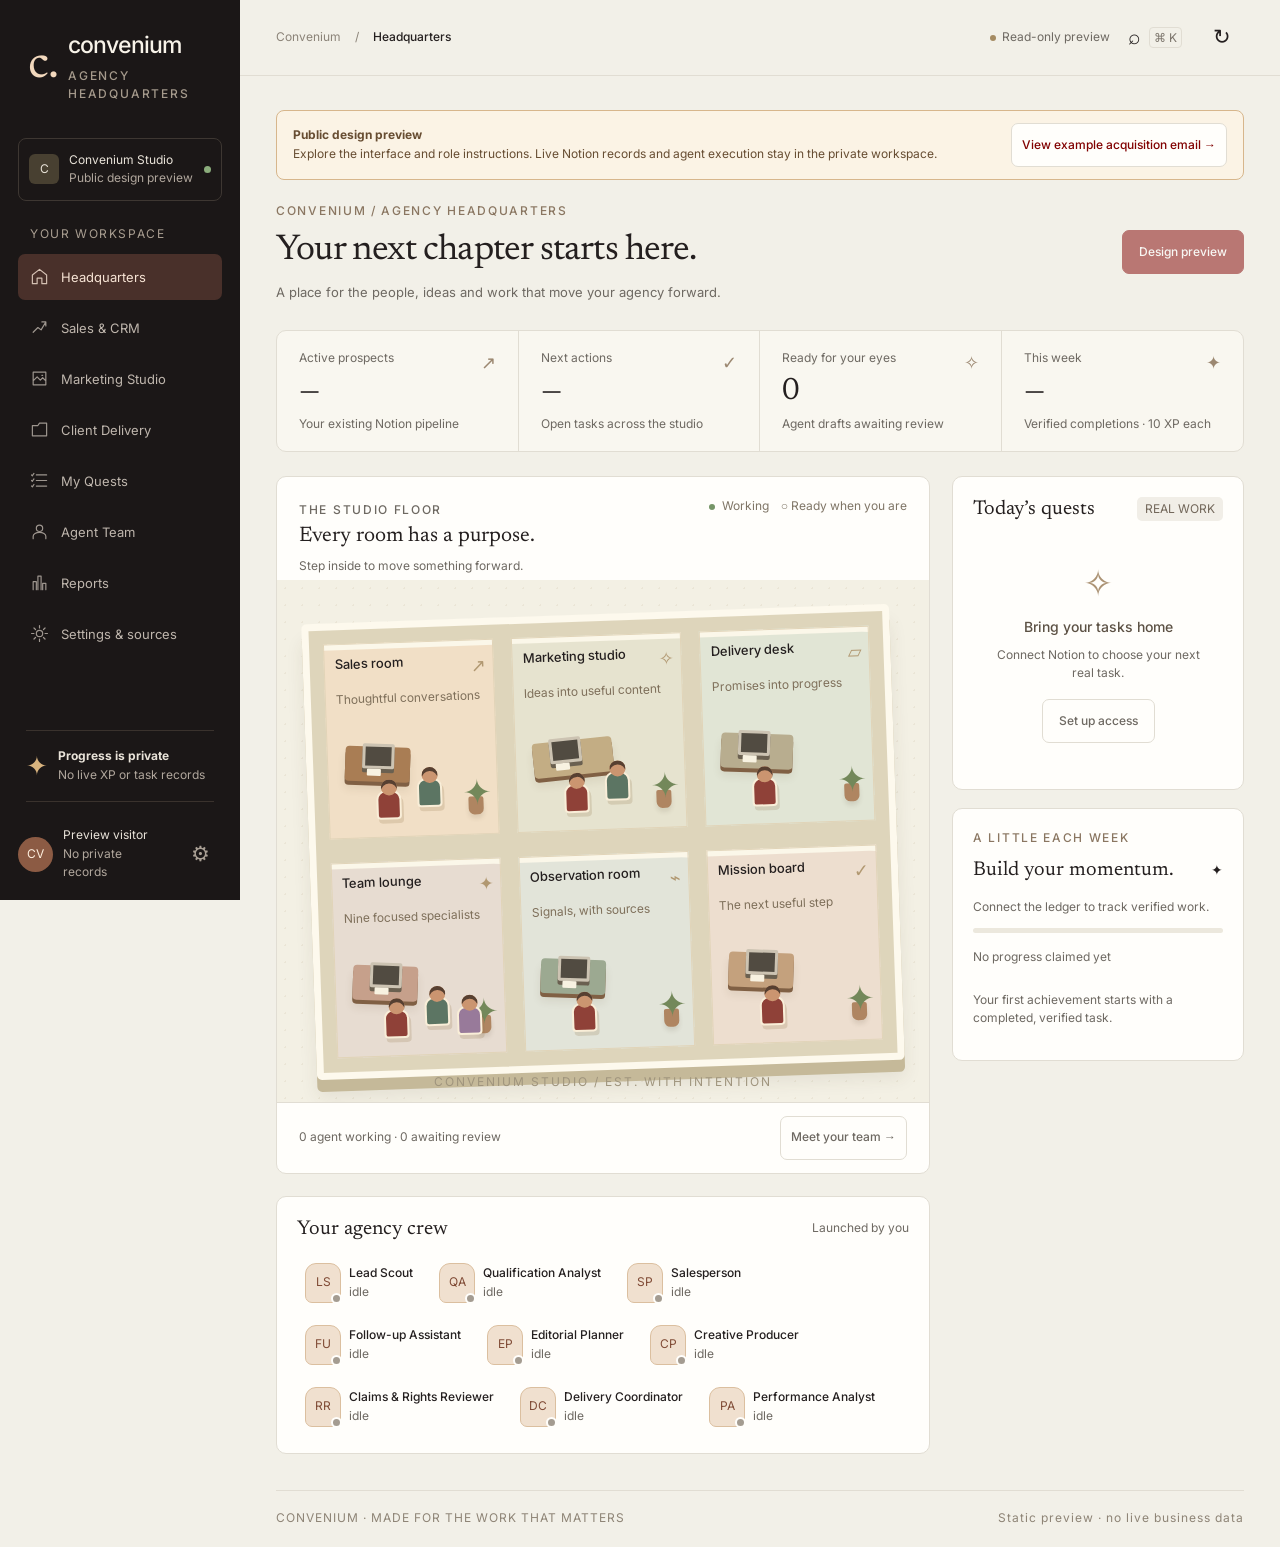
<file: index.html>
<!doctype html>
<html lang="en"><head><meta charset="utf-8"><meta name="viewport" content="width=device-width,initial-scale=1"><meta name="theme-color" content="#f2f0e8"><meta name="robots" content="noindex,nofollow"><link rel="icon" href="./assets/hq-mark.svg"><title>Convenium — Agency HQ</title><link rel="stylesheet" href="./styles.css"></head>
<body><a class="skip" href="#main">Skip to workspace</a><div class="shell"><aside id="sidebar" class="sidebar"><a class="brand" href="#hq"><span class="brand-symbol">c.</span><span>convenium<small>AGENCY HEADQUARTERS</small></span></a><div class="workspace-switch"><span class="workspace-monogram">C</span><div>Convenium Studio<small>Public design preview</small></div><span class="dot"></span></div><p class="nav-label">YOUR WORKSPACE</p><nav id="nav" aria-label="Main navigation"></nav><div class="sidebar-bottom"><div class="level-card"><div class="level-star">✦</div><div><b id="sideLevel">Level —</b><small id="sideXp">Ledger not loaded</small></div></div><div class="sidebar-person"><span class="user-avatar">CV</span><div>Preview visitor<small>No private records</small></div><button data-nav="settings" class="icon-button" aria-label="Open settings">⚙</button></div></div></aside><button id="scrim" class="scrim" aria-label="Close navigation"></button><main id="main" tabindex="-1"><header class="topbar"><div class="breadcrumb"><button id="menu" class="icon-button mobile-only" aria-label="Open navigation" aria-controls="sidebar" aria-expanded="false">☰</button><span>Convenium</span><span>/</span><b id="crumb">Headquarters</b></div><div class="topbar-actions"><span id="connection" class="connection-badge">Checking connections</span><button class="icon-button" id="searchOpen" aria-label="Search workspace" aria-keyshortcuts="Control+K Meta+K">⌕<kbd>⌘ K</kbd></button><button class="icon-button" id="refresh" aria-label="Refresh Notion records">↻</button></div></header><div class="page"><div id="notices" role="status"></div><div class="page-heading"><div><p id="eyebrow" class="eyebrow">CONVENIUM / AGENCY HQ</p><h1 id="title">Your next chapter starts here.</h1><p id="subtitle" class="subtitle">A place for the people, ideas and work that move your agency forward.</p></div><button id="primary" class="button primary">＋ Create a task</button></div><div id="view" aria-live="polite"></div><footer><span>CONVENIUM · MADE FOR THE WORK THAT MATTERS</span><span id="freshness">Notion is the source of truth</span></footer></div></main></div><dialog id="dialog"><div class="dialog-header"><div><p id="dialogKicker" class="eyebrow">WORKSPACE</p><h2 id="dialogTitle"></h2></div><button id="closeDialog" class="icon-button" aria-label="Close dialog">×</button></div><div id="dialogBody"></div></dialog><div id="toast" class="toast" role="status"></div><script src="./preview.js"></script><script src="./app.js" defer></script></body></html>
</file>
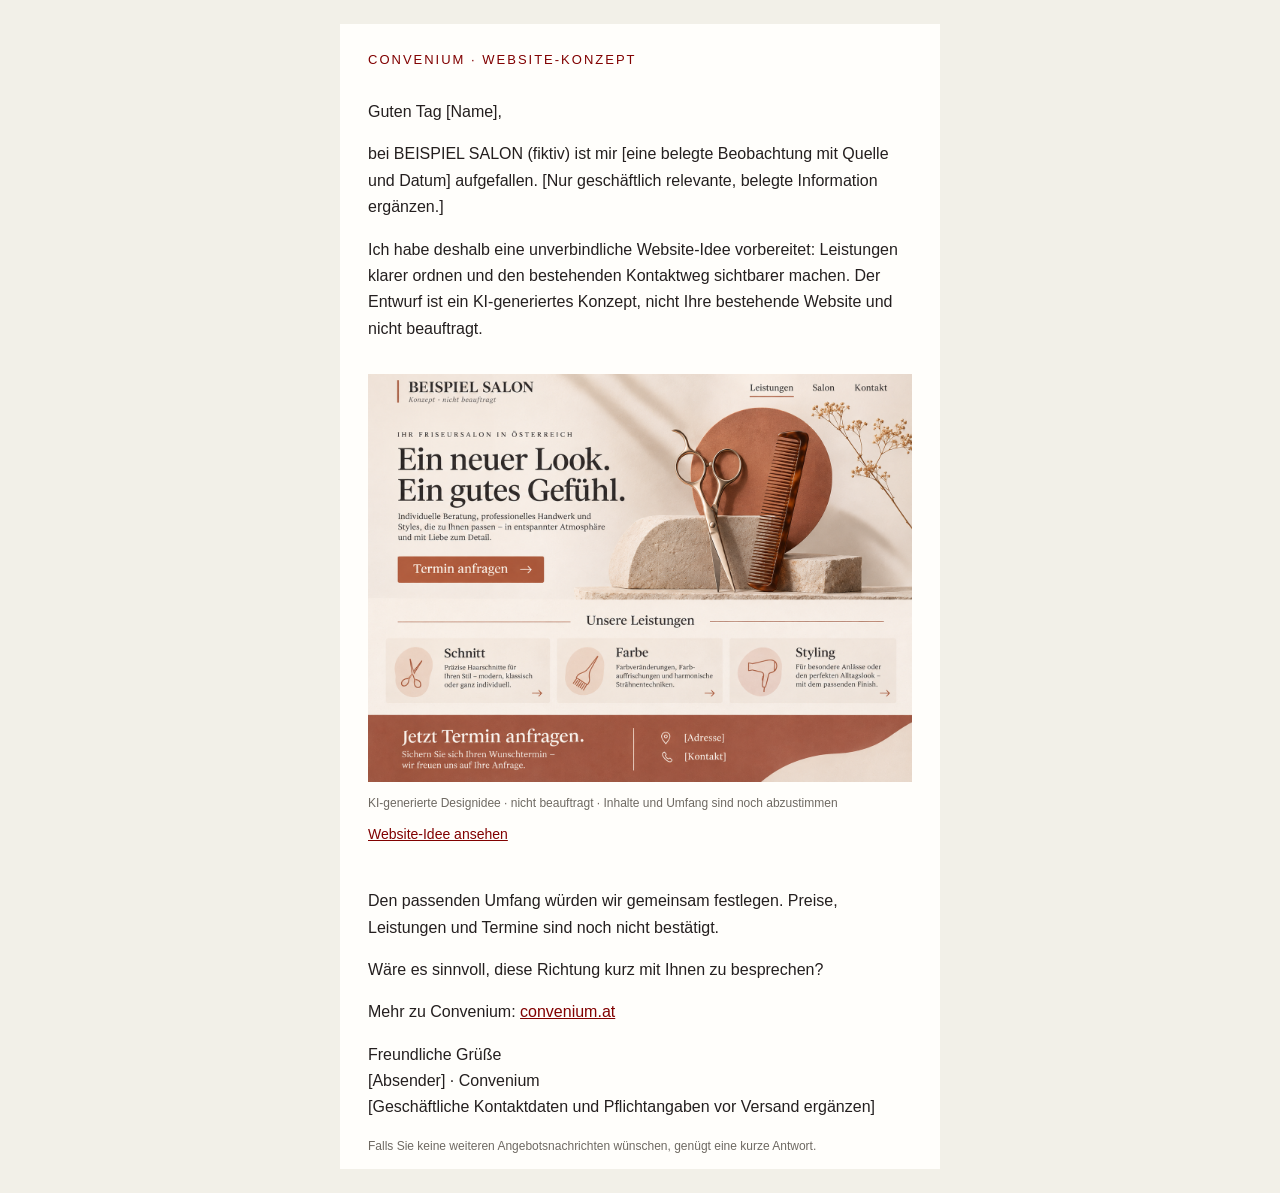
<file: acquisition-kit/email-example.html>
<!doctype html><html lang="de"><head><meta charset="utf-8"><meta name="viewport" content="width=device-width,initial-scale=1"><title>Ein Website-Konzept für BEISPIEL SALON (fiktiv)</title></head><body style="margin:0;background:#f2f0e8;color:#241f1f;font-family:Arial,sans-serif"><div style="display:none;max-height:0;overflow:hidden">Eine konkrete Idee für Ihren bestehenden Anfrageweg.</div><table role="presentation" width="100%" cellspacing="0" cellpadding="0"><tr><td align="center" style="padding:24px 12px"><table role="presentation" width="600" cellspacing="0" cellpadding="0" style="width:100%;max-width:600px;background:#fffefb"><tr><td style="padding:28px 28px 16px;font-size:13px;letter-spacing:2px;color:#810100">CONVENIUM · WEBSITE-KONZEPT</td></tr><tr><td style="padding:0 28px;font-size:16px;line-height:1.65"><p>Guten Tag [Name],</p><p>bei BEISPIEL SALON (fiktiv) ist mir [eine belegte Beobachtung mit Quelle und Datum] aufgefallen. [Nur geschäftlich relevante, belegte Information ergänzen.]</p><p>Ich habe deshalb eine unverbindliche Website-Idee vorbereitet: Leistungen klarer ordnen und den bestehenden Kontaktweg sichtbarer machen. Der Entwurf ist ein KI-generiertes Konzept, nicht Ihre bestehende Website und nicht beauftragt.</p></td></tr><tr><td style="padding:16px 28px"><a href="example-salon-concept.png"><img src="example-salon-concept.png" width="544" alt="Unverbindliches Website-Konzept für BEISPIEL SALON (fiktiv) – Leistungen und Anfrage-Schaltfläche in einem übersichtlichen Layout" style="display:block;width:100%;max-width:544px;height:auto;border:0"></a><p style="font-size:12px;color:#6e6962;line-height:1.5">KI-generierte Designidee · nicht beauftragt · Inhalte und Umfang sind noch abzustimmen</p><p style="font-size:14px"><a href="example-salon-concept.png" style="color:#810100">Website-Idee ansehen</a></p></td></tr><tr><td style="padding:0 28px;font-size:16px;line-height:1.65"><p>Den passenden Umfang würden wir gemeinsam festlegen. Preise, Leistungen und Termine sind noch nicht bestätigt.</p><p>Wäre es sinnvoll, diese Richtung kurz mit Ihnen zu besprechen?</p><p>Mehr zu Convenium: <a href="https://convenium.at/" style="color:#810100">convenium.at</a></p><p>Freundliche Grüße<br>[Absender] · Convenium<br>[Geschäftliche Kontaktdaten und Pflichtangaben vor Versand ergänzen]</p><p style="font-size:12px;color:#6e6962">Falls Sie keine weiteren Angebotsnachrichten wünschen, genügt eine kurze Antwort.</p></td></tr></table></td></tr></table></body></html>
</file>
<file: styles.css>
@font-face{font-family:Inter;src:url('./assets/fonts/inter-regular.woff2')}@font-face{font-family:Inter;src:url('./assets/fonts/inter-medium.woff2');font-weight:500 900}@font-face{font-family:Newsreader;src:url('./assets/fonts/newsreader-regular.woff2')}@font-face{font-family:Newsreader;src:url('./assets/fonts/newsreader-italic.woff2');font-style:italic}
:root{--ground:#f2f0e8;--paper:#fffefb;--ink:#241f1f;--accent:#810100;--line:#e1ddd3;--muted:#6e6962;--green:#476a50;--sidebar:#1b1717;--ease:cubic-bezier(.23,1,.32,1)}*{box-sizing:border-box}body{margin:0;background:var(--ground);color:var(--ink);font:14px/1.55 Inter,Arial,sans-serif}button,input,select,textarea{font:inherit}button,a,input,select,textarea{-webkit-tap-highlight-color:transparent}button{cursor:pointer}button:disabled{cursor:not-allowed;opacity:.5}a{color:var(--accent)}button{color:inherit}button:focus-visible,a:focus-visible,input:focus-visible,textarea:focus-visible,select:focus-visible{outline:3px solid #a9554c;outline-offset:3px}.skip{position:fixed;top:-100px;left:12px;z-index:30;background:var(--paper);padding:12px}.skip:focus{top:12px}.shell{display:grid;grid-template-columns:240px minmax(0,1fr);min-height:100vh}.sidebar{background:var(--sidebar);color:#e9e3d9;padding:28px 18px 18px;position:fixed;inset:0 auto 0 0;width:240px;display:flex;flex-direction:column;z-index:12}.brand{display:flex;gap:10px;align-items:center;color:#f8f3e9;text-decoration:none;padding:0 10px;font-size:23px;font-weight:500;letter-spacing:-1px}.brand-symbol{font:48px/1 Newsreader;color:#f2d8bd}.brand small{display:block;color:#a59a8c;font-size:12px;letter-spacing:1.8px;margin-top:3px}.workspace-switch{display:flex;gap:10px;align-items:center;border:1px solid #3e3732;border-radius:8px;padding:12px 10px;margin:34px 0 24px;font-size:12px}.workspace-switch small,.sidebar-person small,.level-card small{display:block;font-size:12px;color:#b1a79d}.workspace-monogram{background:#484031;width:30px;height:30px;display:grid;place-items:center;border-radius:6px}.dot{display:inline-block;width:7px;height:7px;background:#8bad7c;border-radius:50%;margin-left:auto}.nav-label{font-size:12px;letter-spacing:1.6px;color:#a99e91;margin:0 12px 10px}.nav-item{display:flex;align-items:center;width:100%;min-height:46px;gap:12px;padding:10px 12px;background:none;border:0;color:#bfb6ad;border-radius:7px;text-align:left;font-size:13px;margin-bottom:5px}.nav-item svg{width:19px;height:19px;opacity:.8}.nav-item:hover{background:#2b2523;color:#fff}.nav-item.active{background:#49302a;color:#f7e4d5}.nav-item .nav-counter{margin-left:auto;font-size:12px;background:#554035;border-radius:4px;padding:0 6px}.sidebar-bottom{margin-top:auto;padding-top:30px}.level-card{display:flex;gap:10px;align-items:center;margin:0 8px 24px;padding:15px 0;border-top:1px solid #3a322d;border-bottom:1px solid #3a322d;font-size:12px}.level-star{color:#d8b37e;font-size:26px}.sidebar-person{display:flex;align-items:center;gap:10px;font-size:12px}.user-avatar{width:35px;height:35px;background:#8c5b44;color:#fff0df;display:grid;place-items:center;border-radius:50%;font-size:12px}.sidebar-person .icon-button{color:#aaa095;margin-left:auto}main{grid-column:2;min-width:0}.topbar{height:76px;border-bottom:1px solid var(--line);display:flex;align-items:center;justify-content:space-between;padding:0 36px;gap:16px}.breadcrumb{display:flex;gap:14px;align-items:center;color:#8b8378;font-size:12px}.breadcrumb b{font-weight:500;color:var(--ink)}.topbar-actions{display:flex;align-items:center;gap:12px}.connection-badge{font-size:12px;color:var(--muted);display:flex;align-items:center;gap:6px}.connection-badge:before{content:'';width:6px;height:6px;border-radius:50%;background:#a58b62}.connection-badge.connected:before{background:var(--green)}.icon-button{border:0;background:none;min-width:44px;min-height:44px;display:inline-flex;align-items:center;justify-content:center;gap:8px;border-radius:7px;font-size:21px}.icon-button:hover{background:#8881}.icon-button kbd{font:12px Inter;color:#7b746b;border:1px solid var(--line);padding:2px 4px;border-radius:4px}.page{padding:34px 36px 20px;max-width:1600px;margin:auto}.page-heading{display:flex;justify-content:space-between;align-items:center;gap:24px;margin-bottom:28px}.eyebrow{font-size:12px;font-weight:500;letter-spacing:1.7px;color:#8a7661;margin:0 0 10px}h1{font:36px/1.14 Newsreader,Georgia,serif;letter-spacing:-.8px;margin:0 0 10px}h2,h3,h4,p{margin-top:0}h2{font:24px/1.2 Newsreader;margin-bottom:8px}h3{font-size:14px;font-weight:500;margin-bottom:8px}h4{font-size:13px;margin-bottom:6px}.subtitle{color:var(--muted);margin:0;font-size:13px;max-width:640px}.button{display:inline-flex;align-items:center;justify-content:center;gap:8px;min-height:44px;border:1px solid var(--line);border-radius:7px;padding:10px 16px;background:var(--paper);text-decoration:none;font-size:12px;font-weight:500;white-space:nowrap}.button:hover{border-color:#bcb1a2}.button:active{transform:scale(.98)}.primary{background:var(--accent);color:white;border-color:var(--accent)}.primary:hover{background:#690100;border-color:#690100}.subtle{background:transparent}.small{padding:6px 10px;font-size:12px}.button svg{width:16px;height:16px}.notice{border:1px solid #d7b68c;background:#fbf3e5;border-radius:8px;padding:12px 16px;margin-bottom:22px;display:flex;align-items:center;justify-content:space-between;gap:14px;font-size:12px;color:#674d32}.notice p{margin:0}.notice .button{flex-shrink:0}.stats{display:grid;grid-template-columns:repeat(4,minmax(0,1fr));border:1px solid var(--line);border-radius:10px;background:#f9f7f0;margin-bottom:24px}.stat{padding:18px 22px;border-right:1px solid var(--line)}.stat:last-child{border:0}.stat-label{font-size:12px;color:var(--muted)}.stat-value{font:31px/1.2 Newsreader;margin:6px 0 4px}.stat-note{font-size:12px;color:var(--muted)}.stat-icon{float:right;color:#9c8871;font-size:18px}.main-grid{display:grid;grid-template-columns:minmax(0,1fr) 292px;gap:22px}.panel{background:var(--paper);border:1px solid var(--line);border-radius:10px;overflow:hidden}.panel-pad{padding:20px}.panel-head{display:flex;align-items:center;justify-content:space-between;gap:12px;margin-bottom:16px}.panel-head h2{font-size:20px;margin:0}.panel-head p{color:var(--muted);font-size:12px;margin:4px 0 0}.micro{font-size:12px;color:var(--muted)}.label{font-size:12px;letter-spacing:1.2px;color:#8c7860;font-weight:500}.pill{display:inline-flex;gap:5px;align-items:center;line-height:1.5;padding:3px 8px;border-radius:5px;background:#f1eee7;color:#72675a;font-size:12px;white-space:normal}.pill.green{background:#edf2e9;color:#3f6548}.pill.burgundy{background:#f6e8e4;color:#853a32}.pill.amber{background:#f8edda;color:#865819}.world-head{padding:20px 22px 0;display:flex;justify-content:space-between;align-items:start}.world-head h2{font-size:21px}.world-head p{font-size:12px;color:var(--muted);margin:4px 0}.world-legend{display:flex;gap:12px;align-items:center;font-size:12px;color:#7f7566}.world-legend i{display:inline-block;width:6px;height:6px;background:#759567;border-radius:50%;margin-right:4px}.world{position:relative;background:#f3f0e4;min-height:465px;padding:34px 32px 32px;overflow:hidden;background-image:radial-gradient(#b8aa8826 1px,transparent 1px);background-size:17px 17px}.world:after{content:'CONVENIUM STUDIO / EST. WITH INTENTION';position:absolute;bottom:10px;left:0;right:0;text-align:center;font-size:12px;letter-spacing:2px;color:#9f947d}.floor{position:relative;display:grid;grid-template-columns:repeat(3,minmax(0,1fr));gap:24px 18px;padding:14px;background:#ded5bb;border:7px solid #fdf9ed;box-shadow:0 12px 0 #c5b999,0 18px 18px #4b392016;transform:rotate(-2deg);border-radius:5px}.room{position:relative;min-height:162px;background:#f3ead7;border:0;box-shadow:inset 0 0 0 1px #e1d4b8,inset 0 6px #fbf7e9;padding:14px 9px 8px;text-align:left;overflow:hidden;isolation:isolate}.room:hover{box-shadow:inset 0 0 0 2px #b88d6a,inset 0 6px #fbf7e9}.room-name{font-size:12px;font-weight:500;display:block;position:relative;z-index:3}.room-status{font-size:12px;color:#7f705b;position:relative;z-index:3}.room-mark{position:absolute;right:10px;top:12px;color:#b19871;font-size:18px}.room-sales{background:#f1dfc6}.room-content{background:#e6e3cf}.room-projects{background:#e1e5d5}.room-agents{background:#e7dcd1}.room-reports{background:#e2e4d9}.room-tasks{background:#eddecf}.desk{position:absolute;width:65px;height:35px;background:#a97d54;box-shadow:0 4px 0 #806044,0 8px 8px #51452218;border-radius:4px;left:18px;top:66px;transform:rotate(4deg)}.desk:before{content:'';position:absolute;width:26px;height:19px;background:#514b41;border:3px solid #ccc3b2;border-radius:2px;top:-3px;left:17px;box-shadow:0 4px #6a6050}.desk:after{content:'';position:absolute;width:14px;height:7px;background:#f8f2e1;top:22px;left:22px;border-radius:1px}.room-content .desk{width:80px;background:#c3ad84;transform:rotate(-4deg)}.room-projects .desk{width:72px;background:#b8ad8f}.room-agents .desk{background:#c6a08b}.room-reports .desk{background:#9ca991}.room-tasks .desk{background:#c4a17d}.room-plant{position:absolute;right:15px;bottom:20px;width:15px;height:18px;background:#af8561;border-radius:2px 2px 6px 6px;box-shadow:0 4px 4px #57442c20}.room-plant:before{content:'✦';position:absolute;font-size:35px;line-height:1;top:-22px;left:-6px;color:#73885a}.office-avatar{position:absolute;left:48px;bottom:20px;width:25px;height:29px;border-radius:9px 9px 4px 4px;background:#8f4138;border:2px solid #f9eed8;box-shadow:2px 4px 0 #8a6e4333}.office-avatar:before{content:'';position:absolute;width:16px;height:16px;top:-13px;left:2.5px;background:#cb9570;border-radius:50%;box-shadow:inset 0 4px #574031}.office-avatar.second{left:89px;bottom:29px;background:#5c7563}.office-avatar.third{left:121px;bottom:19px;background:#987a9a}.avatar-working{animation:bob 1.6s ease-in-out infinite}.world-foot{padding:13px 22px;border-top:1px solid var(--line);display:flex;justify-content:space-between;align-items:center;gap:8px;font-size:12px;color:var(--muted)}.rail{display:grid;gap:18px;align-content:start}.quest-row{display:flex;gap:11px;align-items:start;padding:13px 0;border-bottom:1px solid #efebe3}.quest-row:last-child{border:0}.quest-box{width:25px;height:25px;border:1px solid #d8d0c0;border-radius:6px;flex:0 0 auto;background:none;color:var(--green)}.quest-row p{font-size:12px;line-height:1.5;margin:0}.quest-row small{font-size:12px;color:var(--muted)}.quest-xp{font-size:12px;color:#9b7644;white-space:nowrap;margin-left:auto}.empty{padding:26px 16px;text-align:center;color:var(--muted);font-size:12px}.empty-symbol{font:36px Newsreader;color:#ab9273;display:block;margin-bottom:10px}.empty p{max-width:350px;margin:0 auto 16px}.empty h3{color:#5c5144}.progress-track{height:5px;background:#ece8dd;border-radius:8px;margin:12px 0;overflow:hidden}.progress-track progress{width:100%;height:5px;border:0;display:block;accent-color:var(--accent)}.progress-track progress::-webkit-progress-bar{background:#ece8dd}.progress-track progress::-webkit-progress-value{background:var(--accent)}.team-strip{margin-top:22px}.team-strip .team-members{display:flex;flex-wrap:wrap;gap:10px}.avatar-button{background:transparent;border:0;display:flex;align-items:center;gap:8px;padding:6px 8px;min-height:44px;text-align:left;border-radius:8px}.avatar-button:hover{background:#f2eee5}.avatar-button b{font-size:12px;display:block;font-weight:500}.avatar-button small{display:block;font-size:12px;color:var(--muted)}.agent-avatar{display:inline-grid;place-items:center;width:36px;height:40px;border-radius:11px 11px 7px 7px;background:#f0e0cf;border:1px solid #dbbf9f;color:#7f4a35;font-size:12px;flex-shrink:0;position:relative}.agent-avatar:after{content:'';width:7px;height:7px;border:2px solid var(--paper);border-radius:50%;background:#a49c91;position:absolute;bottom:-2px;right:-2px}.agent-avatar.working:after{background:#6b8e58}.agent-avatar.awaiting-review:after{background:#b9833d}.agent-avatar.blocked:after{background:#993e35}.toolbar{display:flex;gap:12px;align-items:center;margin-bottom:20px;flex-wrap:wrap}.toolbar input{flex:1;min-width:150px}.toolbar select{width:auto;max-width:100%}.input,input,select,textarea{background:var(--paper);border:1px solid #d9d2c5;border-radius:6px;padding:11px 12px;min-height:44px;color:var(--ink);width:100%}textarea{resize:vertical;min-height:112px}label{display:block;font-size:12px;margin-bottom:6px;color:#5f5549}.field{margin-bottom:16px}.form-grid{display:grid;grid-template-columns:1fr 1fr;gap:0 16px}.form-grid .wide{grid-column:1/-1}.form-actions{display:flex;justify-content:flex-end;gap:10px;margin-top:24px;flex-wrap:wrap}.check-label{display:flex;gap:10px;align-items:flex-start}.check-label input{width:20px;height:20px;min-height:20px;flex:0 0 20px}.table-wrap{overflow:auto}table{border-collapse:collapse;width:100%;font-size:12px}th{text-align:left;color:#8c7d6c;font-size:12px;letter-spacing:.6px;font-weight:500;padding:12px 18px;border-bottom:1px solid var(--line);background:#faf8f2}td{padding:15px 18px;border-bottom:1px solid #eeeae1;vertical-align:top}tr:last-child td{border-bottom:0}.record-link{border:0;background:none;text-align:left;padding:0;min-height:44px;font-weight:500;font-size:12px;color:var(--ink);max-width:300px;overflow-wrap:anywhere}.record-link:hover{color:var(--accent)}.record-link small{display:block;font-weight:400;font-size:12px;color:var(--muted)}.tabs{display:flex;gap:8px;margin-bottom:18px;overflow:auto}.tabs button{background:none;border:1px solid var(--line);border-radius:6px;padding:8px 14px;min-height:44px;font-size:12px}.tabs button.selected{background:var(--ink);border-color:var(--ink);color:white}.cards{display:grid;grid-template-columns:repeat(3,minmax(0,1fr));gap:18px}.agent-card{padding:20px}.agent-card .agent-avatar{width:44px;height:48px;margin-bottom:15px}.agent-card h2{font:20px Newsreader;margin:8px 0}.agent-card p{font-size:12px;color:var(--muted);min-height:38px}.agent-card .button{width:100%}.agent-meta{display:flex;justify-content:space-between;align-items:center;margin-bottom:10px}.job-row{display:flex;justify-content:space-between;align-items:center;gap:12px;padding:16px 0;border-bottom:1px solid var(--line)}.job-row p{font-size:12px;margin:0}.job-row small{font-size:12px;color:var(--muted)}.asset-card{overflow:hidden}.asset-card img{width:100%;aspect-ratio:1;object-fit:cover;display:block}.asset-info{padding:16px}.asset-info h3{font:20px Newsreader}.asset-info p{font-size:12px;color:var(--muted)}.section-space{margin-top:24px}.split{display:grid;grid-template-columns:1.4fr 1fr;gap:22px}.source-row{display:flex;gap:12px;justify-content:space-between;align-items:center;padding:15px 0;border-bottom:1px solid var(--line)}.source-row:last-child{border:0}.source-row p{font-size:12px;margin:0}.source-row small{display:block;color:var(--muted);font-size:12px;max-width:420px}.timeline{padding-left:18px;border-left:1px solid var(--line);margin-left:6px}.timeline article{position:relative;margin:0 0 20px}.timeline article:before{content:'';position:absolute;left:-23px;top:5px;width:8px;height:8px;background:#a78964;border-radius:50%;border:2px solid var(--paper)}.timeline p{font-size:12px;margin:0}.timeline small{font-size:12px;color:var(--muted)}.distribution{display:grid;grid-template-columns:110px minmax(0,1fr) 30px;gap:12px;align-items:center;font-size:12px;margin-bottom:15px}.distribution progress{width:100%;height:7px;accent-color:#9b7060}.details-list{display:grid;grid-template-columns:135px minmax(0,1fr);gap:12px;font-size:12px}.details-list dt{color:var(--muted)}.details-list dd{margin:0;overflow-wrap:anywhere}.prose{white-space:pre-wrap;font-size:13px;overflow-wrap:anywhere;line-height:1.75}.result-section{margin-top:20px;padding-top:18px;border-top:1px solid var(--line)}.result-section p{font-size:12px}.result-section a{overflow-wrap:anywhere}.result-label{font-size:12px;color:#8c7258;text-transform:uppercase;letter-spacing:.5px}.inline-error{border:1px solid #d2a49c;background:#f9eeeb;padding:12px;border-radius:6px;color:#8a3026;margin:12px 0;font-size:12px}.inline-success{background:#eef3e9;color:#3e6246;padding:12px;border-radius:6px;font-size:12px}.setup-steps{padding-left:20px;font-size:12px;color:var(--muted)}.setup-steps li{margin-bottom:10px}.setup-steps code{font-size:12px;overflow-wrap:anywhere}.connection-panel{border-left:3px solid #b39872}.loading{padding:40px;color:var(--muted);font-size:13px}.mobile-only{display:none}footer{display:flex;justify-content:space-between;gap:20px;margin-top:36px;padding-top:18px;border-top:1px solid var(--line);color:#8e8476;font-size:12px;letter-spacing:1px}dialog{border:1px solid var(--line);border-radius:12px;background:var(--paper);color:var(--ink);width:min(700px,calc(100vw - 32px));max-height:90dvh;padding:26px;box-shadow:0 24px 100px #21150d30}dialog::backdrop{background:#231c1766;backdrop-filter:blur(3px)}.dialog-header{display:flex;justify-content:space-between;gap:20px;align-items:start;margin-bottom:22px}.dialog-header h2{font-size:28px;margin:0;overflow-wrap:anywhere}.dialog-header .eyebrow{margin-bottom:8px}.toast{position:fixed;bottom:24px;left:50%;transform:translateX(-50%);padding:12px 20px;background:var(--ink);color:white;border-radius:8px;box-shadow:0 8px 32px #241f1f33;z-index:50;max-width:90vw;font-size:12px;display:none}.toast.show{display:block}.scrim{display:none}.achievement{display:flex;align-items:center;gap:12px;padding:12px;background:#f5f0e5;border-radius:7px;margin-top:12px}.achievement span{font-size:24px;color:#a67b42}.achievement p{font-size:12px;margin:0}.achievement small{font-size:12px;color:var(--muted)}.search-hit{display:block;width:100%;background:none;border:0;border-bottom:1px solid var(--line);padding:12px;text-align:left;min-height:50px}.search-hit:hover{background:#f4f0e7}.search-hit small{display:block;color:var(--muted);font-size:12px}.filter-summary{font-size:12px;color:var(--muted);margin-bottom:12px}.calendar-list .date-tile{min-width:45px;background:#f1ece1;border-radius:6px;padding:8px;text-align:center;font-size:12px}.calendar-list article{display:flex;gap:14px;padding:15px 0;border-bottom:1px solid var(--line)}.calendar-list h3{margin:0 0 4px}.calendar-list p{font-size:12px;color:var(--muted);margin:0}@keyframes bob{50%{transform:translateY(-3px)}}
@media(min-width:1600px){.world{padding-left:58px;padding-right:58px}.room{min-height:180px}}@media(max-width:1200px){.shell{grid-template-columns:210px minmax(0,1fr)}.sidebar{width:210px;padding-left:12px;padding-right:12px}.page{padding:28px 24px}.topbar{padding:0 24px}.main-grid{grid-template-columns:minmax(0,1fr) 260px;gap:16px}.world{padding:30px 16px}.floor{gap:20px 12px;padding:10px}.room{min-height:150px}.desk{left:10px;width:56px}.office-avatar{left:30px}.office-avatar.second{left:67px}.office-avatar.third{left:91px}.cards{grid-template-columns:repeat(2,minmax(0,1fr))}}@media(max-width:1000px){.main-grid{grid-template-columns:1fr}.rail{grid-template-columns:1fr 1fr}.world{min-height:455px;padding:34px 40px}.room{min-height:155px}.split{grid-template-columns:1fr}.page-heading{align-items:start}.page-heading h1{font-size:32px}.stat{padding:16px}.stat-label{font-size:12px}.topbar .connection-badge{max-width:160px}}@media(max-width:780px){.shell{display:block}.sidebar{transform:translateX(-100%);width:240px}.sidebar.open{transform:translateX(0)}.mobile-only{display:inline-flex}.scrim.open{display:block;position:fixed;inset:0;z-index:11;background:#1f181766;border:0}.topbar{height:64px;padding:0 16px}.breadcrumb{gap:8px}.breadcrumb>span:first-of-type{display:none}.page{padding:24px 18px 18px}.topbar-actions{gap:2px}.connection-badge{font-size:12px}.icon-button kbd{display:none}.page-heading{gap:14px;margin-bottom:20px}.page-heading h1{font-size:30px}.page-heading .button{padding:9px 12px}.stats{grid-template-columns:1fr 1fr}.stat:nth-child(2){border-right:0}.stat:nth-child(-n+2){border-bottom:1px solid var(--line)}.world{padding:28px 25px}.world-legend{display:none}.cards{grid-template-columns:repeat(2,minmax(0,1fr))}.rail{grid-template-columns:1fr 1fr}body.drawer-open{overflow:hidden}}@media(max-width:560px){.page-heading{flex-direction:column;gap:18px}.page-heading .button{width:100%}.stats{margin-bottom:18px}.stat{padding:14px 16px}.stat-value{font-size:27px}.world{padding:18px 14px 24px;min-height:0}.floor{transform:none;grid-template-columns:1fr 1fr;gap:16px;padding:8px;border-width:5px}.room{min-height:155px}.room-name{font-size:12px}.room-status{font-size:12px}.world-head{padding:18px 16px 8px}.world-foot{padding:12px 16px;align-items:start;flex-direction:column}.rail,.cards{grid-template-columns:1fr}.world:after{font-size:12px;letter-spacing:1px;bottom:6px}.team-strip .team-members{gap:6px}.avatar-button{width:calc(50% - 6px);padding:5px}.avatar-button b{font-size:12px}.team-strip .agent-avatar{width:30px;height:35px}.notice{align-items:start;flex-direction:column;padding:14px}.notice .button{width:100%}.form-grid{grid-template-columns:1fr}.form-grid .wide{grid-column:auto}.details-list{grid-template-columns:1fr;gap:4px}.details-list dd{margin-bottom:10px}.topbar .connection-badge{max-width:110px;font-size:12px}.topbar{gap:4px;padding:0 10px}.breadcrumb{font-size:12px}.topbar-actions .icon-button{min-width:36px}.page{padding-left:14px;padding-right:14px}.toolbar{gap:8px}.toolbar select{width:100%}.job-row{align-items:start;flex-wrap:wrap}.source-row{align-items:start;gap:8px}.source-row .pill{max-width:140px}.panel-pad{padding:17px}.distribution{grid-template-columns:80px minmax(0,1fr) 25px}dialog{padding:20px;width:calc(100vw - 20px)}footer{flex-direction:column;gap:8px;font-size:12px}.toast{bottom:15px;min-width:240px}.record-link{max-width:190px}.form-actions .button{flex:1}.icon-button:active,.button:active{transform:none}}@media(prefers-reduced-motion:reduce){*,*:before,*:after{animation:none!important;transition:none!important;scroll-behavior:auto!important}}

/* Room labels sit above furniture at every viewport. */
.room-name{position:absolute;top:14px;left:11px;right:24px;font-size:12px;line-height:1.3}.room-status{position:absolute;top:36px;left:11px;right:10px;font-size:12px;line-height:1.35}.room-mark{top:12px;right:8px}.desk{top:78px}.room{min-height:175px}@media(max-width:560px){.room{min-height:175px}.room-name{font-size:12px;right:20px}.room-status{font-size:12px;top:40px}.desk{top:88px}.office-avatar{bottom:18px}}

.room{min-height:195px}.room-name{font-size:13px;top:12px;line-height:1.25}.room-status{font-size:12px;top:48px;line-height:1.3}.desk{top:104px}.office-avatar{bottom:18px}@media(max-width:560px){.room{min-height:195px}.room-name{font-size:13px}.room-status{font-size:12px;top:48px}.desk{top:104px}.world:after{display:none}.room-mark{font-size:15px}}
</file>
